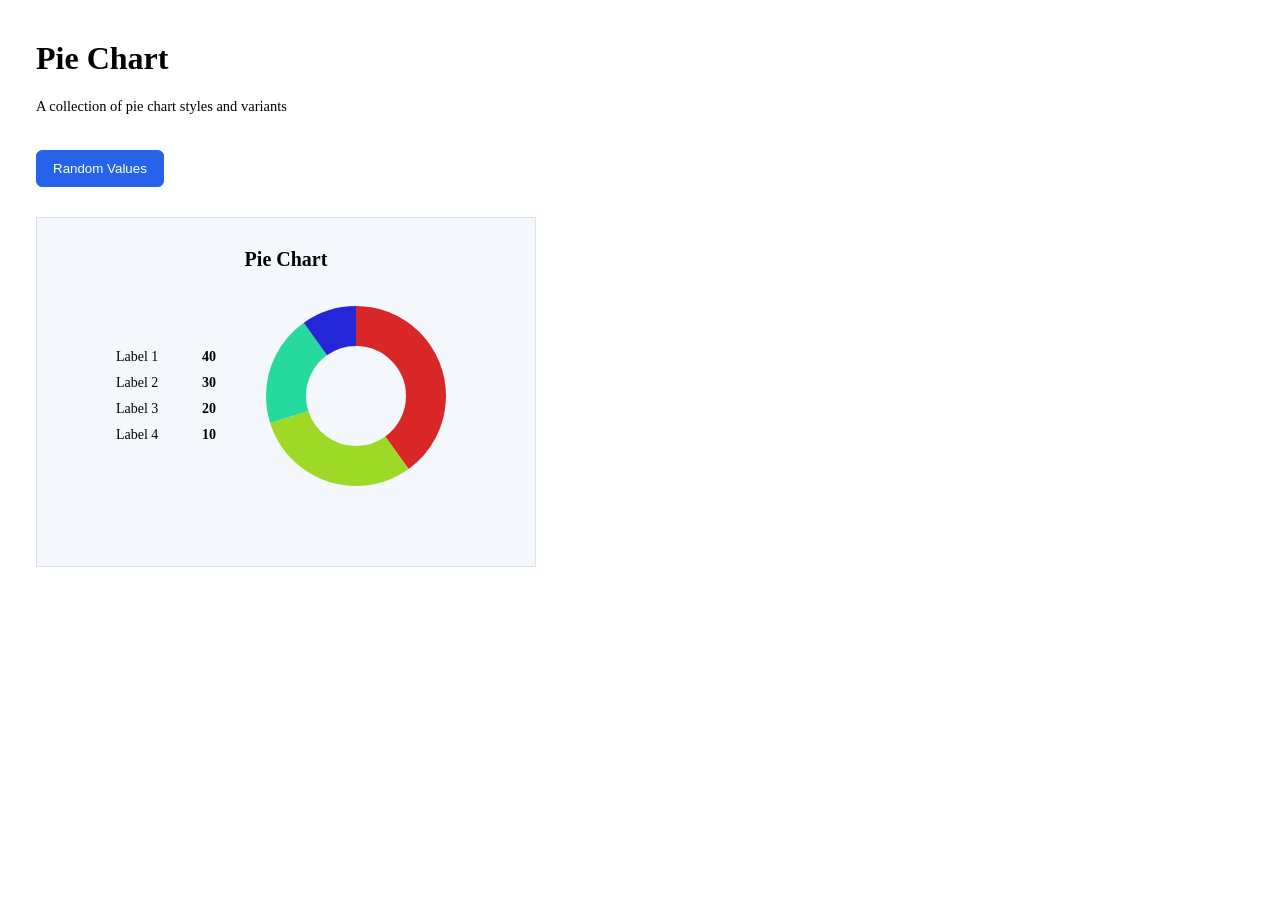
<file: src/components/charts/PieChart/piechart-1/index.html>
<!DOCTYPE html>
<html lang="pl">
<head>
    <meta charset="UTF-8">
    <meta name="viewport" content="width=device-width, initial-scale=1.0">
    <title>Pie Chart</title>

    <link rel="stylesheet" href="style.css">
</head>

<body>

    <header class="header">
        <div class="header-content">
            <h1 class="site-title">Pie Chart</h1>
            <p class="site-description">
                A collection of pie chart styles and variants</p>
        </div>

        <button class="value-changer">Random Values</button>
    </header>

    <main class="charts">

        <figure class="pie-chart">

            <figcaption class="pie-chart-title">
                Pie Chart
            </figcaption>

            <div class="pie-chart-content">

                <div class="pie-chart-data">

                    <div class="pie-chart-item">
                        <span class="pie-chart-label">Label 1</span>
                        <span class="pie-chart-value">40</span>
                    </div>

                    <div class="pie-chart-item">
                        <span class="pie-chart-label">Label 2</span>
                        <span class="pie-chart-value">30</span>
                    </div>

                    <div class="pie-chart-item">
                        <span class="pie-chart-label">Label 3</span>
                        <span class="pie-chart-value">20</span>
                    </div>

                    <div class="pie-chart-item">
                        <span class="pie-chart-label">Label 4</span>
                        <span class="pie-chart-value">10</span>
                    </div>

                </div>

                <svg
                    class="pie-chart-graph"
                    viewBox="0 0 200 200"
                ></svg>

            </div>

        </figure>

    </main>

    <script src="script.js"></script>

</body>
</html>
</file>
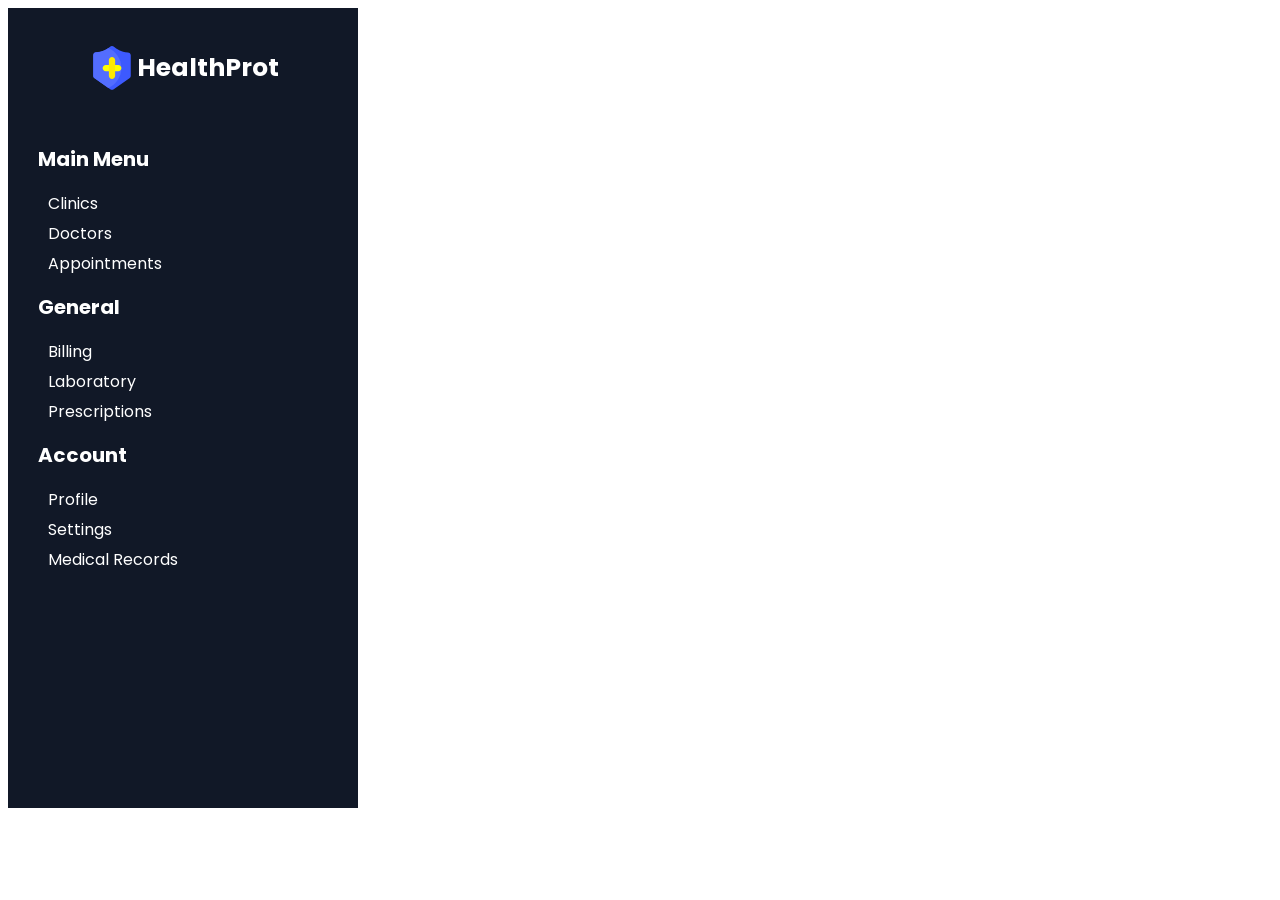
<file: src/components/navigation/Sidebar/sidebar-1/index.html>
<!DOCTYPE html>
<html lang="en">
<head>
    <meta charset="UTF-8">
    <meta http-equiv="X-UA-Compatible" content="IE=edge">
    <meta name="viewport" content="width=device-width, initial-scale=1.0">

    <title>sitebar-showcase</title>
    <link rel="preconnect" href="https://fonts.googleapis.com">
    <link rel="preconnect" href="https://fonts.gstatic.com" crossorigin>
    <link href="https://fonts.googleapis.com/css2?family=Poppins:wght@300;400;500;600;700&display=swap" rel="stylesheet">
    <link rel="stylesheet" href="style.css">
</head>

<body>
    <aside class="sidebar">
        <div class="brand">
            <img class="logo" src="/src/components//navigation/Sidebar/sidebar-1/logo.svg" alt="HealthProt Logo">
            <h1 class="site-title">HealthProt</h1>
        </div>
        <h2 class="category title">Main Menu</h2>
        <div class="functions">
            <ul class="side-list" >
                <li class="side-item"><a href="#">Clinics</a></li>
                <li class="side-item"><a href="#">Doctors</a></li>
                <li class="side-item"><a href="#">Appointments</a></li>
            </ul>
        </div>
        <h2 class="category title">General</h2>
        <div class="functions">
            <ul class="side-list">
                <li class="side-item"><a href="#">Billing</a></li>
                <li class="side-item"><a href="#">Laboratory</a></li>
                <li class="side-item"><a href="#">Prescriptions</a></li>
            </ul>
        </div>
        <h2 class="category title">Account</h2>
        <div class="functions">
            <ul class="side-list">
                <li class="side-item"><a href="#">Profile</a></li>
                <li class="side-item"><a href="#">Settings</a></li>
                <li class="side-item"><a href="#">Medical Records</a></li>
            </ul>
        </div>

    </aside>

</body>
</html>
</file>
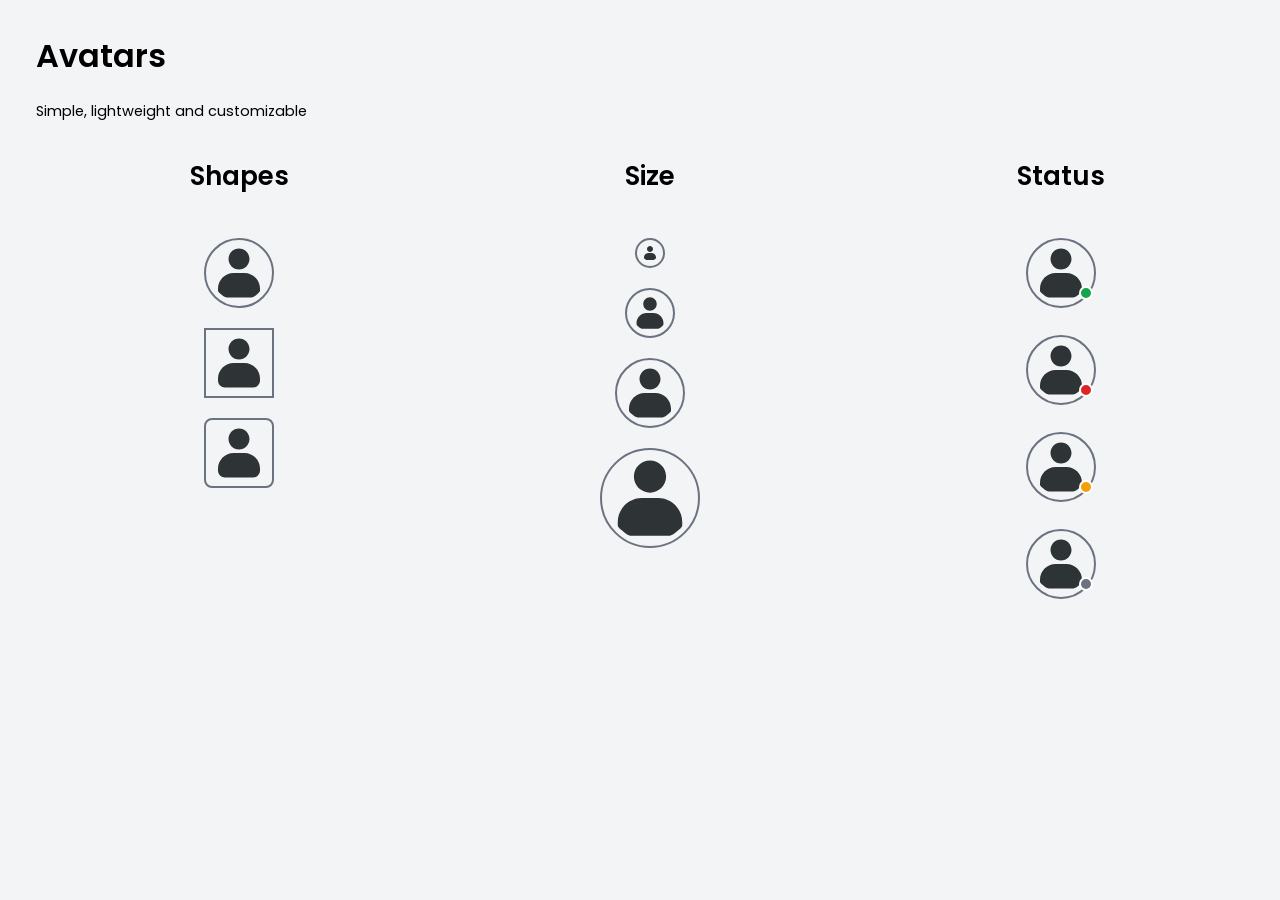
<file: src/components/primitives/Avatar/avatar-1/index.html>
<!DOCTYPE html>
<html lang="en">
    <head>
        <meta charset="UTF-8">
        <meta http-equiv="X-UA-Compatible" content="IE-edge">
        <meta name="viewport" content="width=device-width, initial scale=1.0">
        <title>Avatar</title>
        <link rel="stylesheet" href="/src/styles/global.css">
        <link rel="stylesheet" href="/src/styles/variables.css">
        <link rel="stylesheet" href="../avatar-1/style.css">
    
    </head>
    <body>
        <h1 class="site-title">Avatars</h1>
        <p class="description">Simple, lightweight and customizable</p>
        <div class="avatar-container">
            <div class="shapes container">
                <h2 class="variant-title">Shapes</h2>
                <img class="avatar circle" src="/src/assets/icons/avatar-default-svgrepo-com.svg" alt="avatar-icon">
                <img class="avatar square" src="/src/assets/icons/avatar-default-svgrepo-com.svg" alt="avatar-icon">
                <img class="avatar rounded" src="/src/assets/icons/avatar-default-svgrepo-com.svg" alt="avatar-icon"> 
            </div>

            <div class="size container">
                <h2 class="variant-title">Size</h2>
                <img class="avatar s" src="/src/assets/icons/avatar-default-svgrepo-com.svg" alt="avatar-icon">
                <img class="avatar m" src="/src/assets/icons/avatar-default-svgrepo-com.svg" alt="avatar-icon">
                <img class="avatar l" src="/src/assets/icons/avatar-default-svgrepo-com.svg" alt="avatar-icon">
                <img class="avatar xl" src="/src/assets/icons/avatar-default-svgrepo-com.svg" alt="avatar-icon">

            </div>

            <div class="status-showcase container">
                <h2 class="variant-title">Status</h2>
                <div class="status-variant">
                    <img class="avatar" src="/src/assets/icons/avatar-default-svgrepo-com.svg" alt="avatar-icon">
                    <span class="status online"></span>
                </div>
                 <div class="status-variant">
                    <img class="avatar" src="/src/assets/icons/avatar-default-svgrepo-com.svg" alt="avatar-icon">
                    <span class="status dnd"></span>
                </div>
                <div class="status-variant">
                    <img class="avatar" src="/src/assets/icons/avatar-default-svgrepo-com.svg" alt="avatar-icon">
                    <span class="status brb"></span>
                </div>
                <div class="status-variant">
                    <img class="avatar" src="/src/assets/icons/avatar-default-svgrepo-com.svg" alt="avatar-icon">
                    <span class="status offline"></span>
                </div>
            </div>

        </div>

    </body>

</html>
</file>
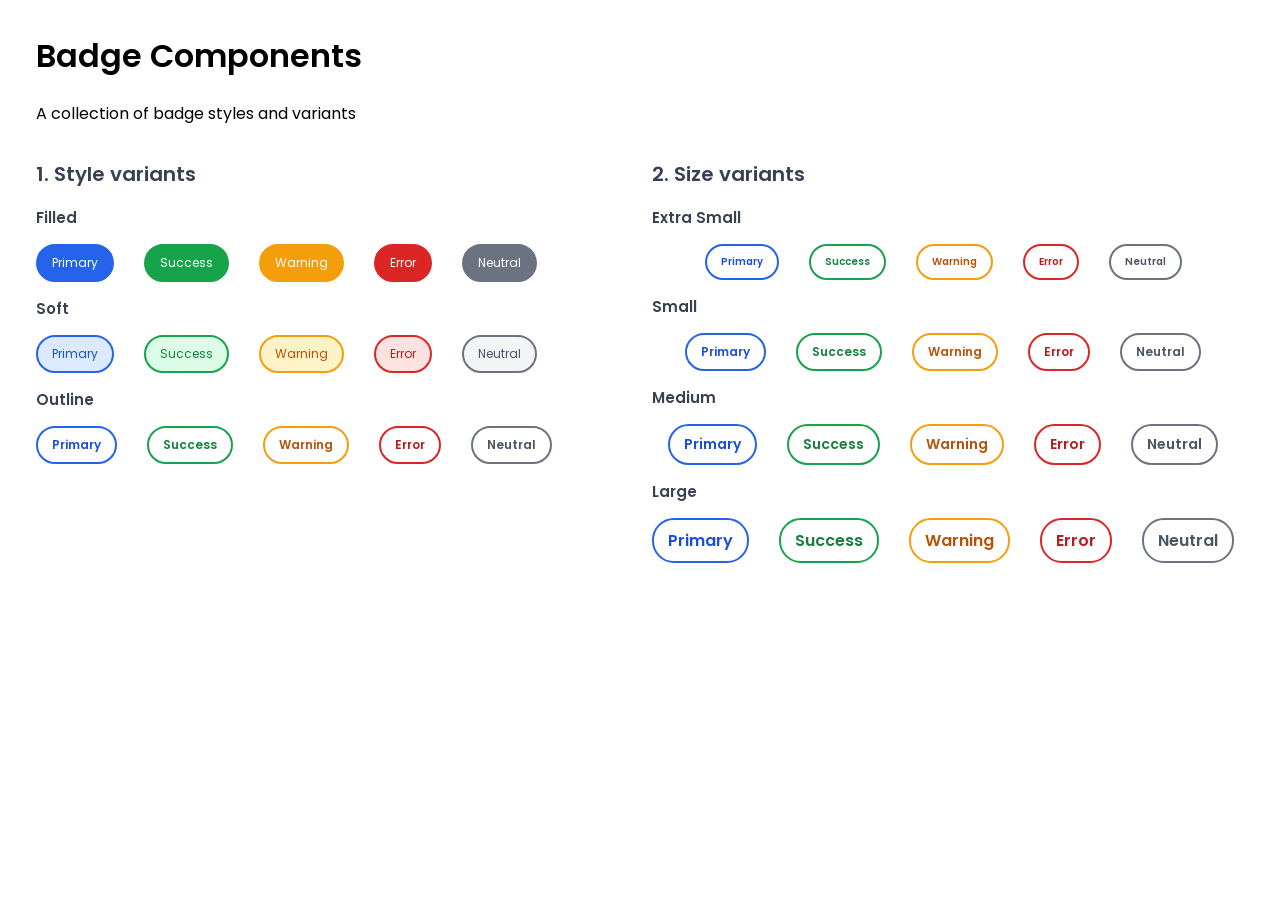
<file: src/components/primitives/Badge/badge-1/index.html>
<!DOCTYPE html>
<html lang="en">

<head>
    <meta charset="UTF-8">
    <meta http-equiv="X-UA-Compatible" content="IE=edge">
    <meta name="viewport" content="width=device-width, initial-scale=1.0">
    <title>Badges</title>
    <link rel="stylesheet" href="/src/styles/global.css">
    <link rel="stylesheet" href="/src/styles/variables.css">
    <link rel="stylesheet" href="/src/components/primitives/Badge/badge-1/style.css">
</head>

<body>
    <h1 class="site-title">Badge Components</h1>
    <p class="site-description">A collection of badge styles and variants</p>
    <div class="badge-container">
        <div class="variant-container">
            <h2 class="variant-title">1. Style variants</h2>
            <h3 class="style-title">Filled</h3>
            <div class="style-container">
                <span class="s badge filled primary">Primary</span>
                <span class="s badge filled success">Success</span>
                <span class="s badge filled warning">Warning</span>
                <span class="s badge filled error">Error</span>
                <span class="s badge filled neutral">Neutral</span>
            </div>
            <h3 class="style-title">Soft</h3>
            <div class="style-container">
                <span class="s badge soft primary">Primary</span>
                <span class="s badge soft success">Success</span>
                <span class="s badge soft warning">Warning</span>
                <span class="s badge soft error">Error</span>
                <span class="s badge soft neutral">Neutral</span>
            </div>
            <h3 class="style-title">Outline</h3>
            <div class="style-container">
                <span class="s badge outline primary">Primary</span>
                <span class="s badge outline success">Success</span>
                <span class="s badge outline warning">Warning</span>
                <span class="s badge outline error">Error</span>
                <span class="s badge outline neutral">Neutral</span>
            </div>
        </div>
        <div class="variant-container">
            <h2 class="variant-title">2. Size variants</h2>
            <h3 class="size-title">Extra Small</h3>
            <div class="size-container">                
                <span class="xs badge outline primary">Primary</span>
                <span class="xs badge outline success">Success</span>
                <span class="xs badge outline warning">Warning</span>
                <span class="xs badge outline error">Error</span>
                <span class="xs badge outline neutral">Neutral</span>
            </div>
            <h3 class="size-title">Small</h3>
            <div class="size-container">                
                <span class="s badge outline primary">Primary</span>
                <span class="s badge outline success">Success</span>
                <span class="s badge outline warning">Warning</span>
                <span class="s badge outline error">Error</span>
                <span class="s badge outline neutral">Neutral</span>
            </div>
            <h3 class="size-title">Medium</h3>
            <div class="size-container">                
                <span class="m badge outline primary">Primary</span>
                <span class="m badge outline success">Success</span>
                <span class="m badge outline warning">Warning</span>
                <span class="m badge outline error">Error</span>
                <span class="m badge outline neutral">Neutral</span>
            </div>
            <h3 class="size-title">Large</h3>
            <div class="size-container">                
                <span class="l badge outline primary">Primary</span>
                <span class="l badge outline success">Success</span>
                <span class="l badge outline warning">Warning</span>
                <span class="l badge outline error">Error</span>
                <span class="l badge outline neutral">Neutral</span>
            </div>
        </div>
    </div>

</body>

</html>
</file>
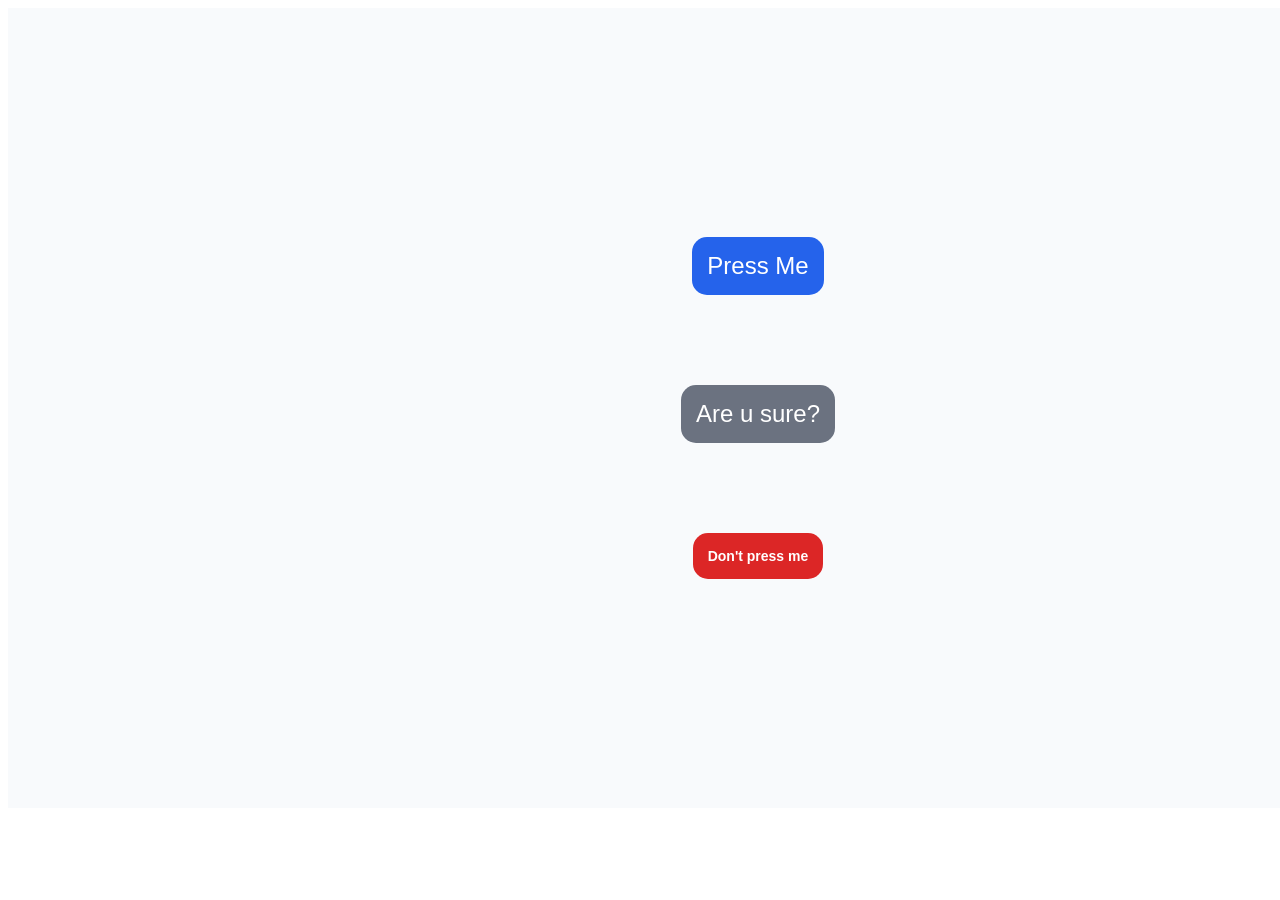
<file: src/components/primitives/Button/button-1/index.html>
<!DOCTYPE html!>
<html lang="en">
<head>
    <meta charset="UTF-8">
    <meta http-equiv="X-UA-Compatible" content="IE=edge">
    <meta name="viewport" content="width=device-width, initial-scale=1.0">
    <title>button</title>
    <link rel="stylesheet" href="style.css">

</head>

<body>
    <div class="btn-container">
        <button type="button" class="btn primary">Press Me</button>
        <button type="button" class="btn secondary">Are u sure?</button>
        <button type="button" class="btn danger">Don't press me</button>
    </div>

</body>

</html>
</file>
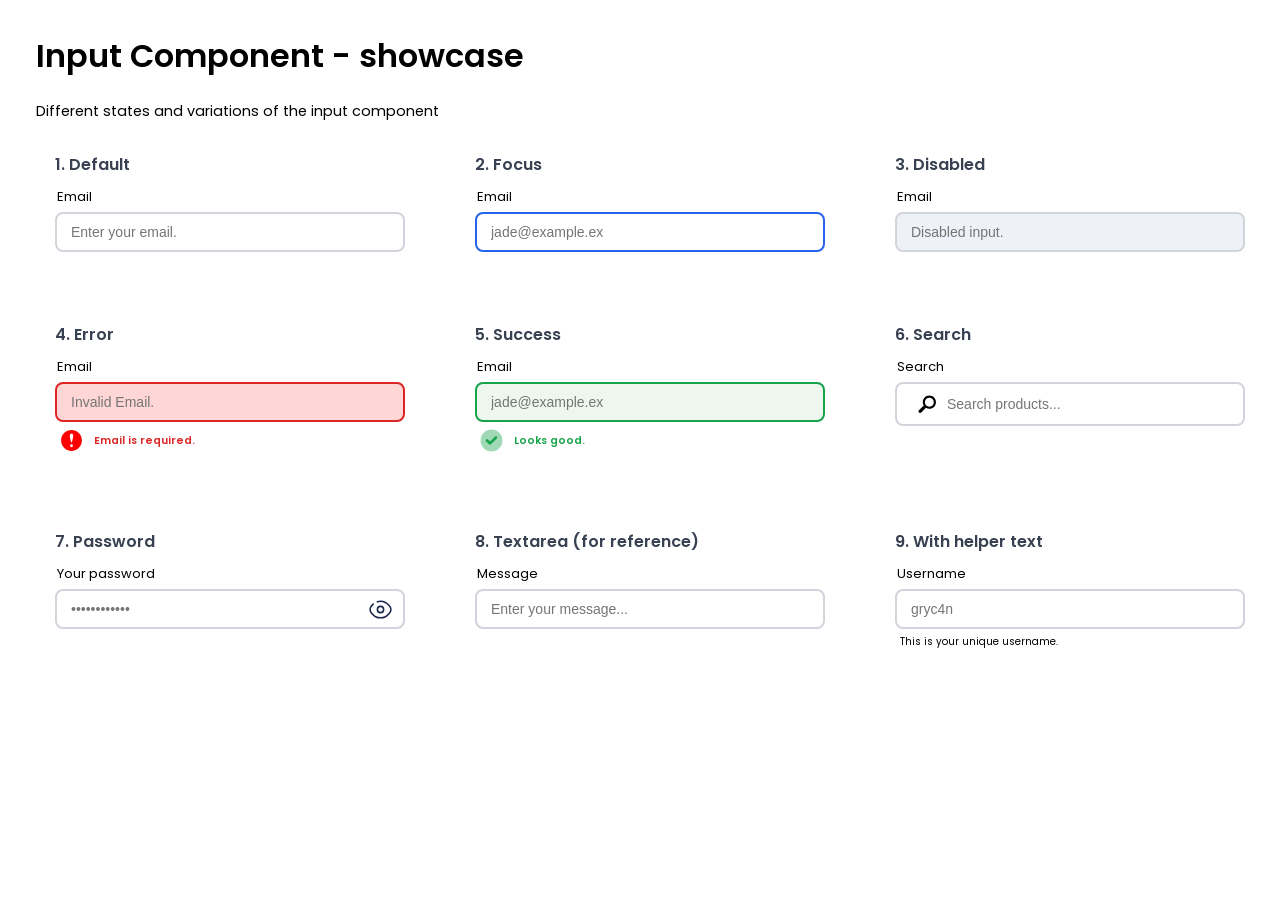
<file: src/components/primitives/Input/input-1/index.html>
<!DOCTYPE html>
<html lang="en">
    <head>
        <meta charset="UTF-8">
        <meta http-equiv="X-UA-Compatible" content="IE=edge">
        <meta name="viewport" content="width=device-width, initial-scale=1.0">
        <title>Input-1</title>
        <link rel="stylesheet" href="/src/styles/global.css">
        <link rel="stylesheet" href="/src/components/primitives/Input/input-1/style.css">
    </head>

    <body>
        <h1 class="site-title">Input Component - showcase</h1>
        <p class="description">Different states and variations of the input component</p>
        <div class="input-container">

            <div class="input-variant">
                <label for="default" class="input-label">1. Default</label>
                <p class="guide-text">Email</p>
                <input class="input" id="default" type="email" placeholder="Enter your email.">
            </div>
            <div class="input-variant">
                <label for="focus" class="input-label">2. Focus</label>
                <p class="guide-text">Email</p>
                <input class="input" id="focus" type="email" placeholder="jade@example.ex">
            </div>
            <div class="input-variant">
                <label for="disabled" class="input-label">3. Disabled</label>
                <p class="guide-text">Email</p>
                <input class="input" id="disabled" type="email" placeholder="Disabled input.">
            </div>
            <div class="input-variant">
                <label for="error" class="input-label">4. Error</label>
                <p class="guide-text">Email</p>
                <input class="input" id="error" type="email" placeholder="Invalid Email.">
                <div class="response">
                    <img class="icon" src="/src/assets/icons/exclamation-mark-in-a-circle-svgrepo-com.svg" alt="exclamation mark icon">
                    <p class="response-content wrong">Email is required.</p>
                </div>
            </div>
            <div class="input-variant">
                <label for="success" class="input-label">5. Success</label>
                <p class="guide-text">Email</p>
                <input class="input" id="success" type="email" placeholder="jade@example.ex">
                <div class="response">
                    <img class="icon" src="/src/assets/icons/tick-circle-svgrepo-com.svg" alt="tick icon">
                    <p class="response-content correct">Looks good.</p>
                </div>
            </div>
            <div class="input-variant">
                <label for="search" class="input-label">6. Search</label>
                <p class="guide-text">Search</p>
                <div class="search-container">
                    <img class="icon" id="search-icon" src="/src/assets/icons/magnify-svgrepo-com.svg" alt="mgn glass icon">
                    <input class="input" id="search" type="search" placeholder="Search products...">
                </div>
            </div>
            <div class="input-variant">
                <label for="password" class="input-label">7. Password</label>
                <p class="guide-text">Your password</p>
                <div class="password-container">
                    <input class="input" id="password" type="password" placeholder="••••••••••••">
                    <img class="icon" id="password-icon" src="/src/assets/icons/eye-svgrepo-com.svg" alt="eye icon">
                </div>
            </div>
            <div class="input-variant">
                <label for="text-area" class="input-label">8. Textarea (for reference)</label>
                <p class="guide-text">Message</p>
                <input class="input" id="text-area" type="text" placeholder="Enter your message...">
            </div>
            <div class="input-variant">
                <label for="helper-text" class="input-label">9. With helper text</label>
                <p class="guide-text">Username</p>
                <input class="input" id="helper-text" type="text" placeholder="gryc4n">
                <p class="response-valid">This is your unique username.</p>
            </div>

        </div>

    </body>



</html>
</file>
<file: src/components/charts/PieChart/piechart-1/style.css>
body {
    padding: 12px 16px;
    margin-left: 20px;
}

.header {
    display: flex;
    flex-direction: column;
    align-items: flex-start;
    margin-bottom: 30px;
}

.site-title {
    font-size: 32px;
    margin-top: 20px;
    font-weight: bold;
}

.site-description {
    font-size: 14.5px;
}

.value-changer {
    margin-top: 20px;
    padding: 10px 16px;
    border: 1px solid #2563eb;
    border-radius: 6px;
    background-color: #2563eb;
    color: white;
    cursor: pointer;
}

.value-changer:hover {
    opacity: 0.9;
}

.value-changer:active {
    transform: translateY(1px);
}

.charts {
    display: flex;
}

.pie-chart {
    width: 500px;
    height: 350px;
    margin: 0;
    padding: 30px;
    box-sizing: border-box;
    border: 1px solid #d8e1f5;
    background-color: #f4f8fd;
}

.pie-chart-title {
    margin-bottom: 25px;
    text-align: center;
    font-size: 20px;
    font-weight: bold;
}

.pie-chart-content {
    display: flex;
    align-items: center;
    justify-content: center;
    gap: 40px;
}

.pie-chart-data {
    display: flex;
    flex-direction: column;
    gap: 10px;
}

.pie-chart-item {
    display: flex;
    align-items: center;
    justify-content: space-between;
    gap: 20px;
    min-width: 100px;
}

.pie-chart-label {
    font-size: 14px;
}

.pie-chart-value {
    font-size: 14px;
    font-weight: bold;
}

.pie-chart-graph {
    width: 200px;
    height: 200px;
}
</file>
<file: src/components/navigation/Sidebar/sidebar-1/style.css>
a{
    text-decoration: none;
    color: white;
}


.sidebar{
    background-color:#111827;
    font-family: 'Poppins', sans-serif;
    width: 350px;
    height: 800px;
    color: white;

}

.brand{
    display:flex;
    align-items: center;
    justify-content: center;
    padding: 20px;

}

.logo{
    width: 50px;
    height: 50px;
}

.site-title{
    font-size: 25px;
}

.title{
    margin-left: 30px;
    font-size: 20px;
}

.functions{

}

.side-list{
    list-style-type: none;
    text-decoration: none;
    display: flex;
    flex-direction: column;
    gap: 5px;

}

.site-item{
    color:cornsilk;
}
</file>
<file: src/styles/global.css>
@font-face{
    font-family: 'Poppins';
    src: url('../assets/fonts/Poppins/Poppins-Regular.ttf') format('truetype');
    font-weight: 400;
    font-style: normal;
}

@font-face{
    font-family: 'Poppins';
    src: url('../assets/fonts/Poppins/Poppins-SemiBold.ttf') format('truetype');
    font-weight: 600;
    font-style: normal;
}

*,
*::before,
*::after {
    box-sizing: border-box;
}

body {
    margin: 0;
    font-family: 'Poppins', sans-serif;
}
</file>
<file: src/styles/variables.css>
:root {

    /* ===========================
       COLORS
    =========================== */

    --primary-bg: #2563EB;
    --primary-bg-soft: #DBEAFE;
    --primary-text: #1D4ED8;
    --primary-border: #2563EB;

    --success-bg: #16A34A;
    --success-bg-soft: #DCFCE7;
    --success-text: #15803D;
    --success-border: #16A34A;

    --warning-bg: #F59E0B;
    --warning-bg-soft: #FEF3C7;
    --warning-text: #B45309;
    --warning-border: #F59E0B;

    --error-bg: #DC2626;
    --error-bg-soft: #FEE2E2;
    --error-text: #B91C1C;
    --error-border: #DC2626;

    --neutral-bg: #6B7280;
    --neutral-bg-soft: #F3F4F6;
    --neutral-text: #4B5563;
    --neutral-border: #6B7280;

    --white: #FFFFFF;
    --black: #111827;



    /* ===========================
       BORDER RADIUS
    =========================== */

    --radius-sm: 6px;
    --radius-md: 8px;
    --radius-lg: 12px;
    --radius-full: 999px;



    /* ===========================
       SPACING
    =========================== */

    --spacing-xs: 4px;
    --spacing-sm: 8px;
    --spacing-md: 12px;
    --spacing-lg: 16px;
    --spacing-xl: 24px;
    --spacing-2xl: 32px;



    /* ===========================
       FONT WEIGHTS
    =========================== */

    --fw-regular: 400;
    --fw-medium: 500;
    --fw-semibold: 600;
    --fw-bold: 700;
}
</file>
<file: src/components/primitives/Avatar/avatar-1/style.css>
body{
    padding: 12px 16px;
    margin-left: 20px;
    background-color: var(--neutral-bg-soft);
}

.site-title{
    font-size: 32px;
    margin-top: 20px;
    font-weight: bold;
}

.description{
    font-size: 14.5px;
}

.avatar-container{
    display:grid;
    grid-template-columns: repeat(3,1fr);
    gap:5px;
}

.container{
    display: flex;
    flex-direction: column;
    align-items: center;
    gap: 20px;
}

.variant-title{
    font-size: 26px;
    margin-top: 20px;
    font-weight: bold;
}

.avatar{
    width: 70px;
    height: 70px;
    padding: 5px;
    border: 2px solid var(--neutral-border);
    border-radius: 50px;
}

.rounded{
    border-radius: 8px;
}

.square{
    border-radius: 0px;
}

.s{
    width: 30px;
    height: 30px;
}

.m{
    width: 50px;
    height: 50px;
}

.l{
    width: 70px;
    height: 70x;
}

.xl{
    width: 100px;
    height: 100px;
}

.status-variant{
    position: relative;
    display: inline-block;
}

.status{
    position: absolute;
    width: 14px;
    height: 14px;
    border-radius: 50%;
    bottom: 15px;
    right: 3px;
    border: 2px solid white;
}

.online{
    background-color: var(--success-bg);
}

.dnd{
    background-color: var(--error-bg);
}

.brb{
    background-color: var(--warning-bg);
}

.offline{
    background-color: var(--neutral-bg);
}
</file>
<file: src/components/primitives/Badge/badge-1/style.css>
body{
    padding: 12px 16px;
    margin-left: 20px;
}


.site-title{
    font-size: 32px;
    margin-top: 20px;
    font-weight: bold;
}

.description{
    font-size: 14.5px;
}

.badge-container{
    display: flex;
    gap: 100px;
}

.variant-container{

}

.variant-title{
    font-size: 20px;
    font-weight: bold;
    color: #374151;
}

.style-container{
    display: flex;
    gap: 30px;
    align-items: center;
}

.size-container{
    display: flex;
    gap: 30px;
    align-items: center;
    justify-content: center;
}

.style-title{
    font-size: 15px;
    color: #374151;
}

.size-title{
    font-size: 15px;
    color: #374151;
}

.badge{
    border: 2px solid #374151;
    border-radius: 22px;
    padding: 8px 14px;
}

.filled{
    color: var(--white);
    border-width: 2px;
    border-style: solid;
}

.soft{
    border-width: 2px;
    border-style: solid;
}

.outline{
    background: transparent;
    border-width: 2px;
    border-style: solid;
    font-weight: bold;
}

.primary{
    background-color: var(--primary-bg);
    border-color: var(--primary-border);
}

.success{
    background-color: var(--success-bg);
    border-color: var(--success-border);
}

.warning{
    background-color: var(--warning-bg);
    border-color: var(--warning-border);
}

.error{
    background-color: var(--error-bg);
    border-color: var(--error-border);
}

.neutral{
    background-color: var(--neutral-bg);
    border-color: var(--neutral-border);
}

.soft.primary{
    color: var(--primary-text);
    background-color: var(--primary-bg-soft);
}

.soft.success{
    color: var(--success-text);
    background-color: var(--success-bg-soft);
}

.soft.warning{
    color: var(--warning-text);
    background-color: var(--warning-bg-soft);
}

.soft.error{
    color: var(--error-text);
    background-color: var(--error-bg-soft);
}

.soft.neutral{
    color: var(--neutral-text);
    background-color: var(--neutral-bg-soft);
}


.outline.primary{
    background: transparent;
    color: var(--primary-text);
}

.outline.success{
    background: transparent;
    color: var(--success-text);
}

.outline.warning{
    background: transparent;
    color: var(--warning-text);
}

.outline.error{
    background: transparent;
    color: var(--error-text);
}

.outline.neutral{
    background: transparent;
    color: var(--neutral-text);
}

.xs{
    font-size: 10px;
}

.s{
    font-size: 12px;
}

.m{
    font-size: 14px;
}

.l{
    font-size: 16px;
}
</file>
<file: src/components/primitives/Button/button-1/style.css>
.btn-container{
    width: 1500px;
    height: 800px;
    background-color: #F8FAFC;
    display: flex;
    align-items: center;
    justify-content: center;
    flex-direction: column;
    gap: 10px;
}

.btn{
    font-family: Arial, Helvetica, sans-serif;

    padding: 15px;

    border:10px;
    border-radius:15px;

    cursor:pointer;

    transition: background-color .2s ease;;

    text-decoration:dashed;
    color: white;

    margin: 40px;
}

.primary{
    background-color: #2563EB;
    font-size:24px;
}

.secondary{
    background-color: #6B7280;
    font-size:24px;
}

.danger{
    background-color: #DC2626;
    font-size:14px;
    font-weight: bold;
}

.primary:hover {
    background-color: #1D4ED8;
}

.secondary:hover {
    background-color: #4B5563;
}

.danger:hover {
    background-color: #B91C1C;
}

.btn:hover {
    transform: scale(1.05);
    box-shadow: 0 6px 20px rgba(0,0,0,.2);
}
</file>
<file: src/components/primitives/Input/input-1/style.css>
body{
    padding: 12px 16px;
    margin-left: 20px;
}

.site-title{
    font-size: 32px;
    margin-top: 20px;
    font-weight: bold;
}

.description{
    font-size: 14.5px;
}

.icon{
    width: 25px;
    height: 25px;
}

.input-container{
    display: flex;
    flex-wrap: wrap;
    gap: 70px;
    justify-content: center;
    align-items: flex-start;
    margin: 30px 0px 0px 0px;

}

.input-variant{

}

.input-label{
    color: #374151;
    font-weight: bold;

}

.guide-text{
    margin: 10px 0px 5px 2px;
    font-size: 13px;
}

.input{
    width: 350px;
    height: 40px;
    font-size:14px;
    border-radius: 8px;
    align-items: center;
    padding: 10px 14px;
    border: 2px solid #D1D5DB;
}

.response{
    display: flex;
    margin: 0px 0px 0px 4px;
    align-items: center;
    gap: 10px;
    font-size: 10.5px;
}


.response-valid{
    font-size:10px;
    margin: 5px 0px 0px 5px;
}

#focus{
    border: 2px solid #2564EB;
    color: black;

}

#disabled{
    background-color: #eef1f7;
}

#error{
    border: 2px solid #DC2626;
    background-color: #ffa9a979;
}

.wrong{
    color: #DC2626;
    font-weight: bold;
}

#success{
    border: 2px solid #16A34A;
    background-color: rgba(215, 238, 215, 0.451);
}

.correct{
    color: #16A34A;
    font-weight: bold;
}

.search-container{
    align-items: center;
    display: flex;
    border: 2px solid #D1D5DB;
    border-radius: 8px;
    width: 350px;
    font-size:14px;

}

#search{
    border: none;
    outline: none;
    width: 100%;
    padding: 0px;
}

#search-icon{
    width: 40px;
    height: 40px;
    margin: 0px 0px 0px 10px;
}

.password-container{
    align-items: center;
    display: flex;
    border: 2px solid #D1D5DB;
    border-radius: 8px;
    width: 350px;
    height: 40px;
    font-size:14px;
    padding-right: 10px;
}

#password{
    border: none;
    outline: none;
    width: 100%;
    height: 100%;
}

.password-icon{
    width: 20px;
    height: 20px;
}
</file>
